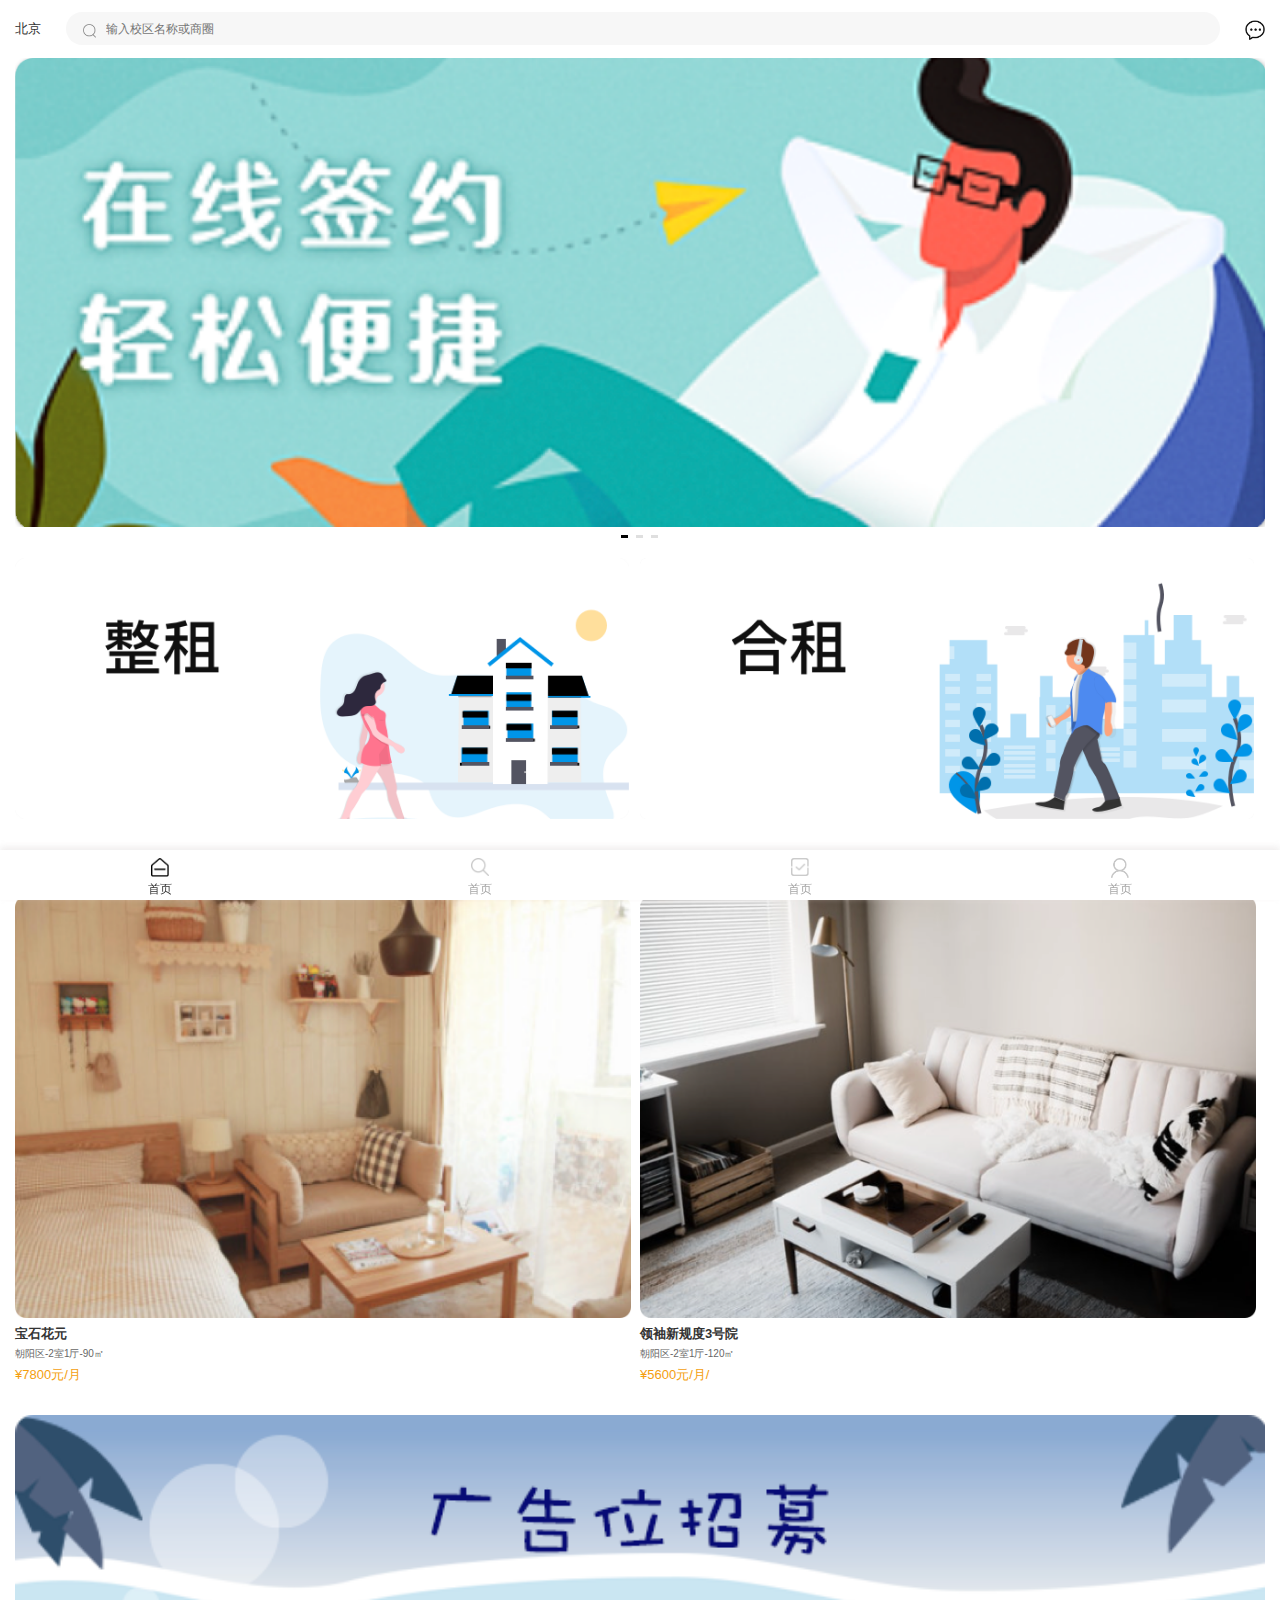
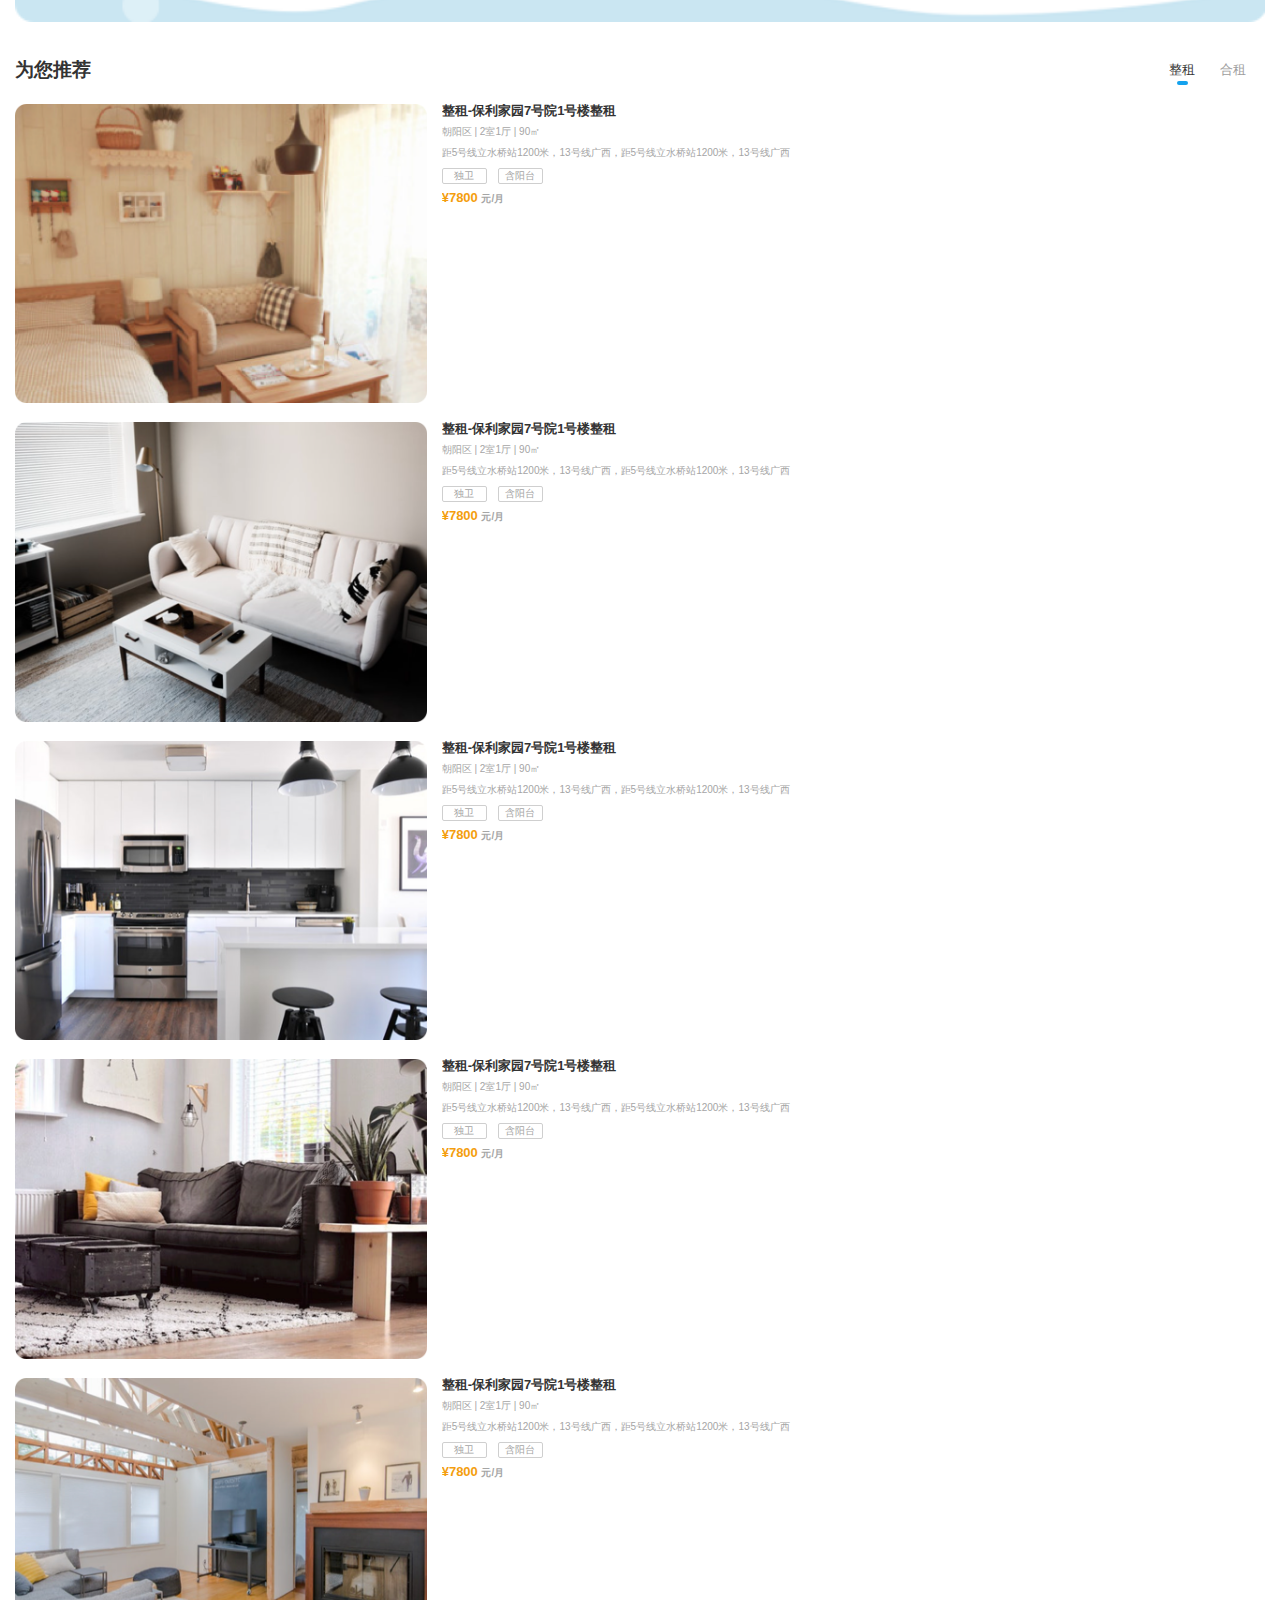
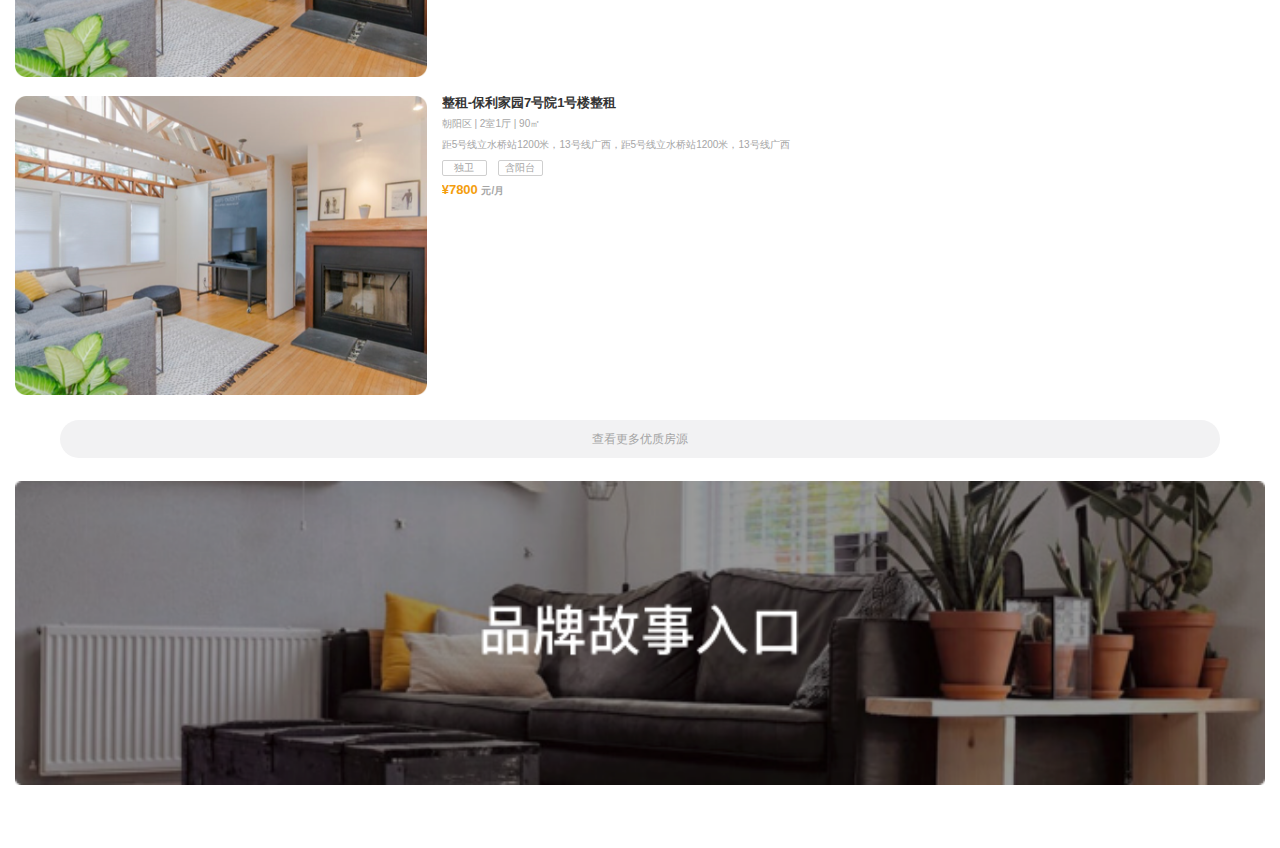
<file: index.html>
<!DOCTYPE html>
<html lang="en">

<head>
    <meta charset="UTF-8">
    <meta name="viewport" content="width=device-width, initial-scale=1.0">
    <title>租房</title>
    <meta name="description" content="">
    <meta name="keywords" content="">
    <link rel="stylesheet" href="css/base.css">
    <link rel="stylesheet" href="css/style.css">
</head>

<body>
    <!-- 头部区域 -->
    <header class="header">
        <div class="place">
            北京
        </div>
        <div class="search">
            <input type="text" placeholder="输入校区名称或商圈">
        </div>
        <div class="news">
            <img src="icons/header_news.png" alt="">
        </div>
    </header>
    <!-- 滚动区域 -->
    <div class="scroll">
        <!-- 轮播图 -->
        <div class="carousel">
            <img src="imgs/banner.png" alt="">
            <ul class="dian clearfix">
                <li class="point point_black"></li>
                <li class="point"></li>
                <li class="point"></li>
            </ul>
        </div>
        <!-- 租房方式 -->
        <div class="ways">
            <div class="items">
                <img src="icons/nav_2.png" alt="">
            </div>
            <div class="items">
                <img src="icons/nav_1.png" alt="">
            </div>
        </div>
        <!-- 超值优惠 -->
        <div class="cheap">
            <div class="project clearfix">
                <h3>超值优惠</h3>
                <img src="icons/content_icon_next.png" alt="">
            </div>
            <div class="info">
                <div class="items">
                    <img src="imgs/content_tu_home_left@2x.png" alt="">
                    <h4>宝石花元</h4>
                    <p>朝阳区-2室1厅-90㎡</p>
                    <h5>&yen;7800元/月</h5>
                </div>
                <div class="items">
                    <img src="imgs/content_tu_home_right@2x.png" alt="">
                    <h4>领袖新规度3号院</h4>
                    <p>朝阳区-2室1厅-120㎡</p>
                    <h5>&yen;5600元/月/</h5>
                </div>
            </div>
        </div>
        <!-- banner -->
        <div class="banner">
            <img src="imgs/ggwei_home.png" alt="">
        </div>
        <!-- 推荐 -->
        <div class="rcom">
            <div class="project_rcom clearfix">
                <h3>为您推荐</h3>
                <ul class="items clearfix">
                    <li class="item active">
                        <p>整租</p>
                        <div class="kuai"></div>
                    </li>
                    <li class="item">合租</li>
                </ul>
            </div>
            <div class="info_content">
                <div class="home_tu">
                    <img src="imgs/home_list_tu1@2x.png" alt="">
                </div>
                <div class="home_text">
                    <h4>整租-保利家园7号院1号楼整租</h4>
                    <p>朝阳区 | 2室1厅 | 90㎡</p>
                    <p class="line">距5号线立水桥站1200米，13号线广西，距5号线立水桥站1200米，13号线广西</p>
                    <div class="section clearfix">
                        <div class="facility">独卫</div>
                        <div class="facility">含阳台</div>
                    </div>
                    <h5>&yen;7800 <span>元/月</span></h5>
                </div>

                
            </div>
            <div class="info_content">
                <div class="home_tu">
                    <img src="imgs/home_list_tu2@2x.png" alt="">
                </div>
                <div class="home_text">
                    <h4>整租-保利家园7号院1号楼整租</h4>
                    <p>朝阳区 | 2室1厅 | 90㎡</p>
                    <p class="line">距5号线立水桥站1200米，13号线广西，距5号线立水桥站1200米，13号线广西</p>
                    <div class="section clearfix">
                        <div class="facility">独卫</div>
                        <div class="facility">含阳台</div>
                    </div>
                    <h5>&yen;7800 <span>元/月</span></h5>
                </div>

                
            </div>
            <div class="info_content">
                <div class="home_tu">
                    <img src="imgs/home_list_tu3@2x.png" alt="">
                </div>
                <div class="home_text">
                    <h4>整租-保利家园7号院1号楼整租</h4>
                    <p>朝阳区 | 2室1厅 | 90㎡</p>
                    <p class="line">距5号线立水桥站1200米，13号线广西，距5号线立水桥站1200米，13号线广西</p>
                    <div class="section clearfix">
                        <div class="facility">独卫</div>
                        <div class="facility">含阳台</div>
                    </div>
                    <h5>&yen;7800 <span>元/月</span></h5>
                </div>

                
            </div>
            <div class="info_content">
                <div class="home_tu">
                    <img src="imgs/home_list_tu4@2x.png" alt="">
                </div>
                <div class="home_text">
                    <h4>整租-保利家园7号院1号楼整租</h4>
                    <p>朝阳区 | 2室1厅 | 90㎡</p>
                    <p class="line">距5号线立水桥站1200米，13号线广西，距5号线立水桥站1200米，13号线广西</p>
                    <div class="section clearfix">
                        <div class="facility">独卫</div>
                        <div class="facility">含阳台</div>
                    </div>
                    <h5>&yen;7800 <span>元/月</span></h5>
                </div>

                
            </div>
            <div class="info_content">
                <div class="home_tu">
                    <img src="imgs/home_list_tu5@2x.png" alt="">
                </div>
                <div class="home_text">
                    <h4>整租-保利家园7号院1号楼整租</h4>
                    <p>朝阳区 | 2室1厅 | 90㎡</p>
                    <p class="line">距5号线立水桥站1200米，13号线广西，距5号线立水桥站1200米，13号线广西</p>
                    <div class="section clearfix">
                        <div class="facility">独卫</div>
                        <div class="facility">含阳台</div>
                    </div>
                    <h5>&yen;7800 <span>元/月</span></h5>
                </div>

                
            </div>
            <div class="info_content">
                <div class="home_tu">
                    <img src="imgs/home_list_tu5@2x.png" alt="">
                </div>
                <div class="home_text">
                    <h4>整租-保利家园7号院1号楼整租</h4>
                    <p>朝阳区 | 2室1厅 | 90㎡</p>
                    <p class="line">距5号线立水桥站1200米，13号线广西，距5号线立水桥站1200米，13号线广西</p>
                    <div class="section clearfix">
                        <div class="facility">独卫</div>
                        <div class="facility">含阳台</div>
                    </div>
                    <h5>&yen;7800 <span>元/月</span></h5>
                </div>

                
            </div>  
            <div class="more">
                <button>查看更多优质房源</button>
            </div>
        </div>
        <!-- 品牌故事 -->
        <div class="brand">
            <img src="imgs/gushirukou_home.png" alt="">
        </div>
    </div>
    <!-- 底部导航区域 -->
    <div class="footer">
        <ul class="items">
            <li class="item ">
                <div class="nav active">
                    
                </div>
                <p class="active">首页</p>
            </li>
            <li class="item">
                <div class="nav two">
                   
                </div>
                <p >首页</p>
            </li>
            <li class="item">
                <div class="nav three">
                   
                </div>
                <p>首页</p>
            </li>
            <li class="item">
                <div class="nav four">

                </div>
                <p>首页</p>
            </li>
        </ul>

    </div>
</body>

</html>
</file>
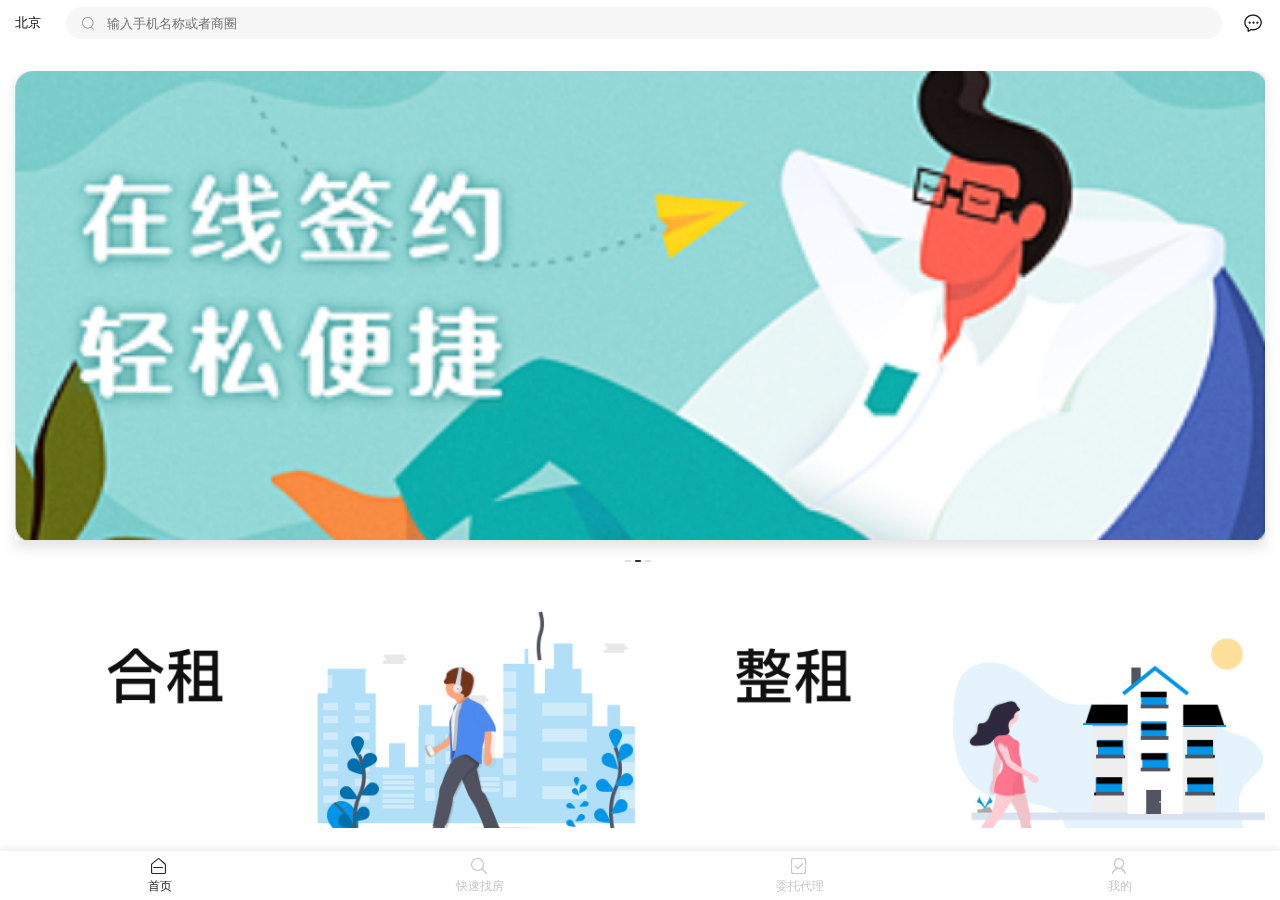
<file: 团队实战1/index/index.html>
<!DOCTYPE html>
<html lang="en">

<head>
  <meta charset="UTF-8">
  <meta name="viewport" content="width=device-width, initial-scale=1.0">
  <title>房产移动首页</title>
  <link rel="stylesheet" href="./css/normalize.css">
  <link rel="stylesheet" href="./css/style.css?_v=20200610">
  <link rel="stylesheet" href="./iconfont/iconfont.css">
</head>

<body>
  <div class="header">
    <div class="header_place">北京</div>
    <div class="header_search">
      <div class="inputBox">
        <input type="text" placeholder="输入手机名称或者商圈">
      </div>
    </div>
    <div class="header_news"></div>
  </div>
  <div class="scroll_box">
    <div class="banner">
      <div class="banner_img"><img src="./imgs/banner.png" alt=""></div>
      <div class="dot_box">
        <span class="dot"></span>
        <span class="dot active"></span>
        <span class="dot"></span>
      </div>
    </div>
    <div class="nav">
      <div class="item nav_left">
      </div>
      <div class="item nav_right">
      </div>
    </div>
    <div class="discount">
      <div class="top">
        <span class="title">超级优惠</span>
        <span class="more"></span>
      </div>
      <div class="content">
        <div class="item">
          <img src="./imgs/content_tu_home_left@2x.png" alt="">
          <div class="title">宝石花元</div>
          <div class="size">朝阳区-2室1厅-90㎡</div>
          <div class="price">¥7800元/月</div>
        </div>
        <div class="item">
          <img src="./imgs/content_tu_home_right@2x.png" alt="">
          <div class="title">领袖新规度3号院</div>
          <div class="size">朝阳区-2室1厅-120㎡</div>
          <div class="price">¥5600元/月</div>
        </div>
      </div>
    </div>
    <div class="banner_center">
      <img src="./imgs/ggwei_home.png" alt="">
    </div>
    <div class="recommend">
      <div class="recommend_top">
        <span class="title">为你推荐</span>
        <div class="rent_type">
          <span class="all">整租</span>
          <span class="notAll">合租</span>
        </div>
      </div>
      <div class="list">
        <div class="item">
          <div class="item_img">
            <img src="./imgs/home_list_tu1@2x.png" alt="">
          </div>
          <div class="item_content">
            <h3 class="title">整租-保利家园7号院1号楼整租</h3>
            <p class="adress">朝阳区 | 2室1厅 | 90㎡</p>
            <p class="detail_adress">距5号线立水桥站1200米，13号线广西，距5号线立水桥站1200米，13号线广西</p>
            <p class="advantage"><span>独卫</span><span>含阳台</span></p>
            <p class="price"><span>¥7800 </span>元/月</p>
          </div>
        </div>
        <div class="item">
          <div class="item_img">
            <img src="./imgs/home_list_tu1@2x.png" alt="">
          </div>
          <div class="item_content">
            <h3 class="title">整租-保利家园7号院1号楼整租</h3>
            <p class="adress">朝阳区 | 2室1厅 | 90㎡</p>
            <p class="detail_adress">距5号线立水桥站1200米，13号线广西，距5号线立水桥站1200米，13号线广西</p>
            <p class="advantage"><span>独卫</span><span>含阳台</span></p>
            <p class="price"><span>¥7800 </span>元/月</p>
          </div>
        </div>
        <div class="item">
          <div class="item_img">
            <img src="./imgs/home_list_tu1@2x.png" alt="">
          </div>
          <div class="item_content">
            <h3 class="title">整租-保利家园7号院1号楼整租</h3>
            <p class="adress">朝阳区 | 2室1厅 | 90㎡</p>
            <p class="detail_adress">距5号线立水桥站1200米，13号线广西，距5号线立水桥站1200米，13号线广西</p>
            <p class="advantage"><span>独卫</span><span>含阳台</span></p>
            <p class="price"><span>¥7800 </span>元/月</p>
          </div>
        </div>
        <div class="item">
          <div class="item_img">
            <img src="./imgs/home_list_tu1@2x.png" alt="">
          </div>
          <div class="item_content">
            <h3 class="title">整租-保利家园7号院1号楼整租</h3>
            <p class="adress">朝阳区 | 2室1厅 | 90㎡</p>
            <p class="detail_adress">距5号线立水桥站1200米，13号线广西，距5号线立水桥站1200米，13号线广西</p>
            <p class="advantage"><span>独卫</span><span>含阳台</span></p>
            <p class="price"><span>¥7800 </span>元/月</p>
          </div>
        </div>
        <div class="item">
          <div class="item_img">
            <img src="./imgs/home_list_tu1@2x.png" alt="">
          </div>
          <div class="item_content">
            <h3 class="title">整租-保利家园7号院1号楼整租</h3>
            <p class="adress">朝阳区 | 2室1厅 | 90㎡</p>
            <p class="detail_adress">距5号线立水桥站1200米，13号线广西，距5号线立水桥站1200米，13号线广西</p>
            <p class="advantage"><span>独卫</span><span>含阳台</span></p>
            <p class="price"><span>¥7800 </span>元/月</p>
          </div>
        </div>
        <div class="item">
          <div class="item_img">
            <img src="./imgs/home_list_tu1@2x.png" alt="">
          </div>
          <div class="item_content">
            <h3 class="title">整租-保利家园7号院1号楼整租</h3>
            <p class="adress">朝阳区 | 2室1厅 | 90㎡</p>
            <p class="detail_adress">距5号线立水桥站1200米，13号线广西，距5号线立水桥站1200米，13号线广西</p>
            <p class="advantage"><span>独卫</span><span>含阳台</span></p>
            <p class="price"><span>¥7800 </span>元/月</p>
          </div>
        </div>
      </div>

    </div>
    <div class="banner_bottom">
      <img src="./imgs/gushirukou_home.png" alt="">
    </div>
  </div>
  <div class="footer">
    <div class="item active">
      <span class="iconfont icon-home"></span>
      <span class="msg">首页</span>
    </div>
    <div class="item">
      <span class="iconfont icon-search"></span>
      <span class="msg">快速找房</span>
    </div>
    <div class="item">
      <span class="iconfont icon-agent"></span>
      <span class="msg">委托代理</span>
    </div>
    <div class="item">
      <span class="iconfont icon-my"></span>
      <span class="msg">我的</span>
    </div>
  </div>
</body>

</html>
</file>
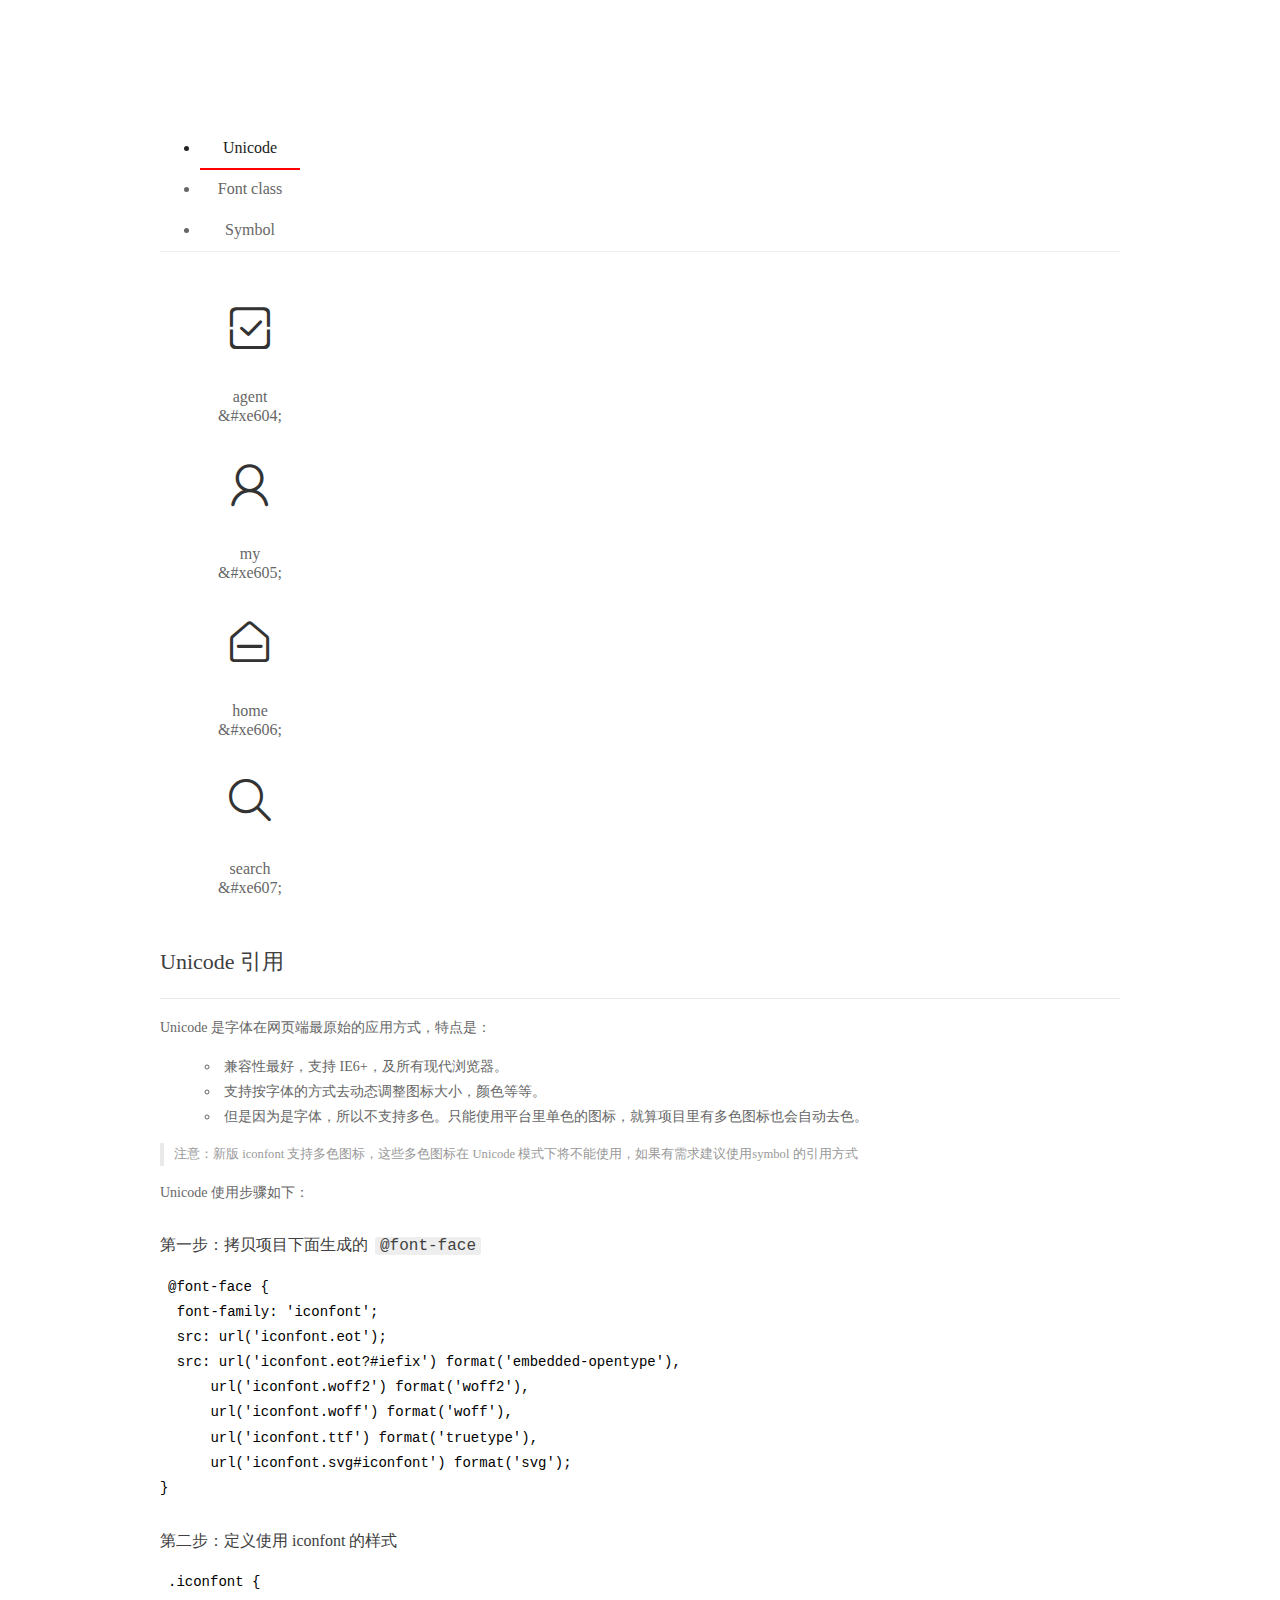
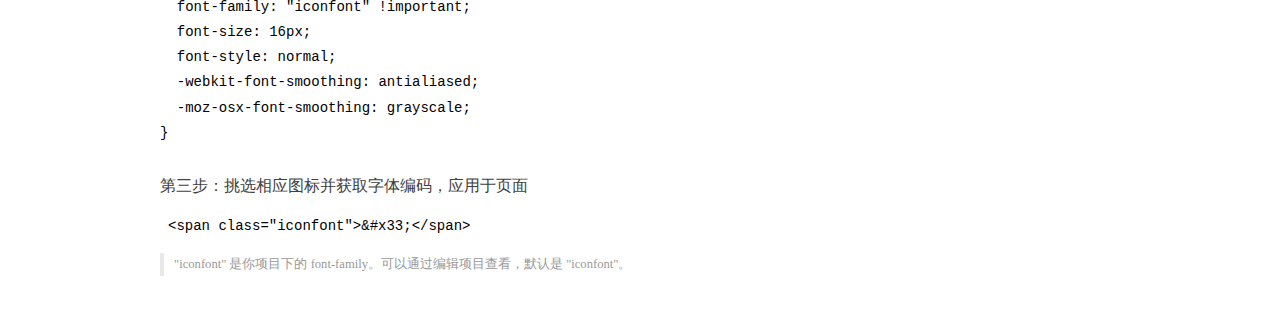
<file: 团队实战1/index/iconfont/demo_index.html>
<!DOCTYPE html>
<html>
<head>
  <meta charset="utf-8"/>
  <title>IconFont Demo</title>
  <link rel="shortcut icon" href="https://img.alicdn.com/tps/i4/TB1_oz6GVXXXXaFXpXXJDFnIXXX-64-64.ico" type="image/x-icon"/>
  <link rel="stylesheet" href="https://g.alicdn.com/thx/cube/1.3.2/cube.min.css">
  <link rel="stylesheet" href="demo.css">
  <link rel="stylesheet" href="iconfont.css">
  <script src="iconfont.js"></script>
  <!-- jQuery -->
  <script src="https://a1.alicdn.com/oss/uploads/2018/12/26/7bfddb60-08e8-11e9-9b04-53e73bb6408b.js"></script>
  <!-- 代码高亮 -->
  <script src="https://a1.alicdn.com/oss/uploads/2018/12/26/a3f714d0-08e6-11e9-8a15-ebf944d7534c.js"></script>
</head>
<body>
  <div class="main">
    <h1 class="logo"><a href="https://www.iconfont.cn/" title="iconfont 首页" target="_blank">&#xe86b;</a></h1>
    <div class="nav-tabs">
      <ul id="tabs" class="dib-box">
        <li class="dib active"><span>Unicode</span></li>
        <li class="dib"><span>Font class</span></li>
        <li class="dib"><span>Symbol</span></li>
      </ul>
      
    </div>
    <div class="tab-container">
      <div class="content unicode" style="display: block;">
          <ul class="icon_lists dib-box">
          
            <li class="dib">
              <span class="icon iconfont">&#xe604;</span>
                <div class="name">agent</div>
                <div class="code-name">&amp;#xe604;</div>
              </li>
          
            <li class="dib">
              <span class="icon iconfont">&#xe605;</span>
                <div class="name">my</div>
                <div class="code-name">&amp;#xe605;</div>
              </li>
          
            <li class="dib">
              <span class="icon iconfont">&#xe606;</span>
                <div class="name">home</div>
                <div class="code-name">&amp;#xe606;</div>
              </li>
          
            <li class="dib">
              <span class="icon iconfont">&#xe607;</span>
                <div class="name">search</div>
                <div class="code-name">&amp;#xe607;</div>
              </li>
          
          </ul>
          <div class="article markdown">
          <h2 id="unicode-">Unicode 引用</h2>
          <hr>

          <p>Unicode 是字体在网页端最原始的应用方式，特点是：</p>
          <ul>
            <li>兼容性最好，支持 IE6+，及所有现代浏览器。</li>
            <li>支持按字体的方式去动态调整图标大小，颜色等等。</li>
            <li>但是因为是字体，所以不支持多色。只能使用平台里单色的图标，就算项目里有多色图标也会自动去色。</li>
          </ul>
          <blockquote>
            <p>注意：新版 iconfont 支持多色图标，这些多色图标在 Unicode 模式下将不能使用，如果有需求建议使用symbol 的引用方式</p>
          </blockquote>
          <p>Unicode 使用步骤如下：</p>
          <h3 id="-font-face">第一步：拷贝项目下面生成的 <code>@font-face</code></h3>
<pre><code class="language-css"
>@font-face {
  font-family: 'iconfont';
  src: url('iconfont.eot');
  src: url('iconfont.eot?#iefix') format('embedded-opentype'),
      url('iconfont.woff2') format('woff2'),
      url('iconfont.woff') format('woff'),
      url('iconfont.ttf') format('truetype'),
      url('iconfont.svg#iconfont') format('svg');
}
</code></pre>
          <h3 id="-iconfont-">第二步：定义使用 iconfont 的样式</h3>
<pre><code class="language-css"
>.iconfont {
  font-family: "iconfont" !important;
  font-size: 16px;
  font-style: normal;
  -webkit-font-smoothing: antialiased;
  -moz-osx-font-smoothing: grayscale;
}
</code></pre>
          <h3 id="-">第三步：挑选相应图标并获取字体编码，应用于页面</h3>
<pre>
<code class="language-html"
>&lt;span class="iconfont"&gt;&amp;#x33;&lt;/span&gt;
</code></pre>
          <blockquote>
            <p>"iconfont" 是你项目下的 font-family。可以通过编辑项目查看，默认是 "iconfont"。</p>
          </blockquote>
          </div>
      </div>
      <div class="content font-class">
        <ul class="icon_lists dib-box">
          
          <li class="dib">
            <span class="icon iconfont icon-agent"></span>
            <div class="name">
              agent
            </div>
            <div class="code-name">.icon-agent
            </div>
          </li>
          
          <li class="dib">
            <span class="icon iconfont icon-my"></span>
            <div class="name">
              my
            </div>
            <div class="code-name">.icon-my
            </div>
          </li>
          
          <li class="dib">
            <span class="icon iconfont icon-home"></span>
            <div class="name">
              home
            </div>
            <div class="code-name">.icon-home
            </div>
          </li>
          
          <li class="dib">
            <span class="icon iconfont icon-search"></span>
            <div class="name">
              search
            </div>
            <div class="code-name">.icon-search
            </div>
          </li>
          
        </ul>
        <div class="article markdown">
        <h2 id="font-class-">font-class 引用</h2>
        <hr>

        <p>font-class 是 Unicode 使用方式的一种变种，主要是解决 Unicode 书写不直观，语意不明确的问题。</p>
        <p>与 Unicode 使用方式相比，具有如下特点：</p>
        <ul>
          <li>兼容性良好，支持 IE8+，及所有现代浏览器。</li>
          <li>相比于 Unicode 语意明确，书写更直观。可以很容易分辨这个 icon 是什么。</li>
          <li>因为使用 class 来定义图标，所以当要替换图标时，只需要修改 class 里面的 Unicode 引用。</li>
          <li>不过因为本质上还是使用的字体，所以多色图标还是不支持的。</li>
        </ul>
        <p>使用步骤如下：</p>
        <h3 id="-fontclass-">第一步：引入项目下面生成的 fontclass 代码：</h3>
<pre><code class="language-html">&lt;link rel="stylesheet" href="./iconfont.css"&gt;
</code></pre>
        <h3 id="-">第二步：挑选相应图标并获取类名，应用于页面：</h3>
<pre><code class="language-html">&lt;span class="iconfont icon-xxx"&gt;&lt;/span&gt;
</code></pre>
        <blockquote>
          <p>"
            iconfont" 是你项目下的 font-family。可以通过编辑项目查看，默认是 "iconfont"。</p>
        </blockquote>
      </div>
      </div>
      <div class="content symbol">
          <ul class="icon_lists dib-box">
          
            <li class="dib">
                <svg class="icon svg-icon" aria-hidden="true">
                  <use xlink:href="#icon-agent"></use>
                </svg>
                <div class="name">agent</div>
                <div class="code-name">#icon-agent</div>
            </li>
          
            <li class="dib">
                <svg class="icon svg-icon" aria-hidden="true">
                  <use xlink:href="#icon-my"></use>
                </svg>
                <div class="name">my</div>
                <div class="code-name">#icon-my</div>
            </li>
          
            <li class="dib">
                <svg class="icon svg-icon" aria-hidden="true">
                  <use xlink:href="#icon-home"></use>
                </svg>
                <div class="name">home</div>
                <div class="code-name">#icon-home</div>
            </li>
          
            <li class="dib">
                <svg class="icon svg-icon" aria-hidden="true">
                  <use xlink:href="#icon-search"></use>
                </svg>
                <div class="name">search</div>
                <div class="code-name">#icon-search</div>
            </li>
          
          </ul>
          <div class="article markdown">
          <h2 id="symbol-">Symbol 引用</h2>
          <hr>

          <p>这是一种全新的使用方式，应该说这才是未来的主流，也是平台目前推荐的用法。相关介绍可以参考这篇<a href="">文章</a>
            这种用法其实是做了一个 SVG 的集合，与另外两种相比具有如下特点：</p>
          <ul>
            <li>支持多色图标了，不再受单色限制。</li>
            <li>通过一些技巧，支持像字体那样，通过 <code>font-size</code>, <code>color</code> 来调整样式。</li>
            <li>兼容性较差，支持 IE9+，及现代浏览器。</li>
            <li>浏览器渲染 SVG 的性能一般，还不如 png。</li>
          </ul>
          <p>使用步骤如下：</p>
          <h3 id="-symbol-">第一步：引入项目下面生成的 symbol 代码：</h3>
<pre><code class="language-html">&lt;script src="./iconfont.js"&gt;&lt;/script&gt;
</code></pre>
          <h3 id="-css-">第二步：加入通用 CSS 代码（引入一次就行）：</h3>
<pre><code class="language-html">&lt;style&gt;
.icon {
  width: 1em;
  height: 1em;
  vertical-align: -0.15em;
  fill: currentColor;
  overflow: hidden;
}
&lt;/style&gt;
</code></pre>
          <h3 id="-">第三步：挑选相应图标并获取类名，应用于页面：</h3>
<pre><code class="language-html">&lt;svg class="icon" aria-hidden="true"&gt;
  &lt;use xlink:href="#icon-xxx"&gt;&lt;/use&gt;
&lt;/svg&gt;
</code></pre>
          </div>
      </div>

    </div>
  </div>
  <script>
  $(document).ready(function () {
      $('.tab-container .content:first').show()

      $('#tabs li').click(function (e) {
        var tabContent = $('.tab-container .content')
        var index = $(this).index()

        if ($(this).hasClass('active')) {
          return
        } else {
          $('#tabs li').removeClass('active')
          $(this).addClass('active')

          tabContent.hide().eq(index).fadeIn()
        }
      })
    })
  </script>
</body>
</html>
</file>
<file: css/base.css>
* {
    /* 清除所有标签内外边距 */
    padding: 0;
    margin: 0;
    /* css3盒子模型 解决内边距 边框对盒子大小的影响 */
    box-sizing: border-box;
}
/* 左浮动类选择器 */
.fl {
    float: left;
}
/* 右浮动类选择器 */
.fr {
    float: right;
}
/* 清除列表前的小圆点 */
li {
    list-style: none;
}

a {
/* 清除超链接的下划线*/
    text-decoration: none;
    color: #666666;
}

img {
    /* border 0 照顾低版本浏览器 如果 图片外面包含了链接会有边框的问题 */
    border: 0;
    /* 取消图片底侧有空白缝隙的问题 */
    vertical-align: middle;
}
em,
i {
    font-style: normal;
}
button {
    /* 鼠标变小手 */
    cursor: pointer;
}
/* 清除浮动造成的影响 */
.clearfix::after {
    content: '.';
    height: 0;
    display: block;
    visibility: hidden;
    clear: both;
}
.clearfix {
    *zoom: 1;
}
/* 隐藏元素选择器 */
.hide,
.none {
    display: none;
}
body {
    /* CSS3 抗锯齿形 让文字显示的更加清晰 */
    -webkit-font-smoothing: antialiased;
    background-color: #fff;
    font: 12px/1.5 Microsoft YaHei, Heiti SC, tahoma, arial, Hiragino Sans GB, "\5B8B\4F53", sans-serif;
    color: #666;
}
button,
input {
    /* "\5B8B\4F53" 就是宋体的意思 这样浏览器兼容性比较好 */
    font-family: Microsoft YaHei, Heiti SC, tahoma, arial, Hiragino Sans GB, "\5B8B\4F53", sans-serif;
    /* 默认有灰色边框我们需要手动去掉 */
    border: 0; 
    outline: none;
}
</file>
<file: css/style.css>
.header {
  position: fixed;
  top: 0;
  width: 100%;
  background-color: #fff;
  display: flex;
  height: 57px;
  line-height: 34px;
  padding: 0 15px;
  padding-top: 12px;
}
.header .place {
  width: 26px;
  font-size: 13px;
  color: #333333;
}
.header .search {
  flex: 1;
  height: 34px;
  margin: 0 25px;
}
.header .search input {
  width: 100%;
  padding: 9px 40px;
  background: #f7f7f7 url(../icons/header_search.png) no-repeat 17px 12px;
  background-size: 13px;
  border-radius: 17px;
}
.header .search input::placeholder {
  font-size: 12px;
}
.header .news {
  width: 20px;
}
.header .news img {
  width: 100%;
}
.scroll {
  margin-top: 58px;
}
.carousel {
  padding: 0 15px;
}
.carousel img {
  width: 100%;
}
.carousel .dian {
  width: 46px;
  margin: 8px auto;
}
.carousel .dian .point {
  float: left;
  width: 7px;
  height: 3px;
  margin: 0 4px;
  background-color: #dfdfdf;
}
.carousel .dian .point_black {
  background-color: black;
}
.ways {
  display: flex;
  margin-top: 20px;
  padding: 0 15px;
}
.ways .items {
  flex: 1;
  margin-right: 11px;
}
.ways .items img {
  width: 100%;
}
.cheap {
  margin-top: 39px;
  padding: 0  15px;
}
.cheap .project {
  line-height: 21px;
}
.cheap .project h3 {
  float: left;
  font-size: 19px;
  color: #333333;
}
.cheap .project img {
  float: right;
  width: 8px;
}
.cheap .info {
  display: flex;
  margin-top: 17px;
}
.cheap .info .items {
  flex: 1;
  margin-right: 9px;
}
.cheap .info .items img {
  width: 100%;
}
.cheap .info .items h4 {
  margin-top: 6px;
  font-size: 13px;
  color: #333333;
}
.cheap .info .items p {
  margin-top: 3px;
  font-size: 10px;
}
.cheap .info .items h5 {
  margin-top: 4px;
  font-size: 13px;
  font-weight: 400;
  color: #f49e0e;
}
.banner {
  margin-top: 30px;
  padding: 0 15px;
}
.banner img {
  width: 100%;
}
.rcom {
  margin-top: 37px;
  padding: 0 15px;
}
.rcom .project_rcom {
  line-height: 22px;
}
.rcom .project_rcom h3 {
  float: left;
  font-size: 19px;
  color: #333333;
}
.rcom .project_rcom .items {
  float: right;
  margin-right: 19px;
}
.rcom .project_rcom .items .item {
  float: left;
  margin-left: 25px;
  font-size: 13px;
  color: #9d9d9d;
}
.rcom .project_rcom .items .item.active {
  color: #333333;
}
.rcom .project_rcom .items .item .kuai {
  width: 11px;
  height: 4px;
  background-color: #14a2ee;
  margin: 0 auto;
  border-radius: 2px;
}
.rcom .info_content {
  display: flex;
  margin-top: 19px;
}
.rcom .info_content .home_tu {
  flex: 1;
  margin-right: 15px;
}
.rcom .info_content .home_tu img {
  width: 100%;
}
.rcom .info_content .home_text {
  flex: 2;
  overflow: hidden;
}
.rcom .info_content .home_text h4 {
  font-size: 13px;
  line-height: 14px;
  color: #333333;
}
.rcom .info_content .home_text p {
  margin-top: 6px;
  font-size: 10px;
  color: #a5a5a5;
}
.rcom .info_content .home_text .line {
  width: 100%;
  white-space: nowrap;
  /* 2.溢出的部分隐藏起来 */
  overflow: hidden;
  /* 3. 文字溢出的时候用省略号来显示 */
  text-overflow: ellipsis;
}
.rcom .info_content .home_text .section {
  margin-top: 8px;
}
.rcom .info_content .home_text .section .facility {
  float: left;
  width: 45px;
  height: 16px;
  line-height: 14px;
  text-align: center;
  border: 1px solid #cfcfcf;
  margin-right: 11px;
  font-size: 10px;
  color: #a5a5a5;
  border-radius: 2px;
}
.rcom .info_content .home_text h5 {
  margin-top: 4px;
  font-size: 13px;
  color: #f49e0e;
}
.rcom .info_content .home_text h5 span {
  font-size: 10px;
  color: #a5a5a5;
}
.rcom .more {
  display: flex;
  margin-top: 25px;
}
.rcom .more button {
  flex: 1;
  height: 38px;
  background-color: #f2f2f3;
  margin: 0 45px;
  font-size: 12px;
  color: #a5a5a5;
  border-radius: 19px;
}
.brand {
  margin-top: 23px;
  margin-bottom: 63px;
  padding: 0 15px;
}
.brand img {
  width: 100%;
}
.footer {
  position: fixed;
  bottom: 0;
  width: 100%;
  height: 50px;
  background-color: #fff;
  padding-top: 8px;
  box-shadow: 0px -3px 6px 0px rgba(236, 234, 234, 0.8);
}
.footer .items {
  display: flex;
}
.footer .items .item {
  flex: 1;
  height: 50px;
  display: flex;
  padding-bottom: 7px;
  flex-direction: column;
  align-items: center;
}
.footer .items .item .nav {
  flex: 1;
  width: 18px;
  background-image: url(../icons/footer_1_default.png);
  background-repeat: no-repeat;
  background-size: 18px;
}
.footer .items .item .nav.active {
  flex: 1;
  width: 18px;
  background: url(../icons/footer_1.png) no-repeat;
  background-size: 18px;
}
.footer .items .item p {
  flex: 1;
  color: #a5a5a5;
}
.footer .items .item p.active {
  color: #333333;
}
.footer .items .item .two {
  background-image: url(../icons/footer_2_default.png);
}
.footer .items .item .three {
  background-image: url(../icons/footer_3_default.png);
}
.footer .items .item .four {
  background-image: url(../icons/footer_4_default.png);
}
</file>
<file: 团队实战1/index/css/style.css>
.header {
  position: fixed;
  top: 0;
  width: 100%;
  height: 46px;
  display: flex;
}
.header .header_place {
  width: 66px;
  height: 46px;
  padding-left: 15px;
  line-height: 46px;
  color: #101010;
  font-size: 13px;
}
.header .header_search {
  flex: 1;
  display: flex;
  align-items: center;
}
.header .header_search .inputBox {
  width: 100%;
  height: 32px;
  padding-left: 39px;
  padding-top: 6px;
  background: url('../icons/header_search.png') no-repeat;
  background-size: 12px 13px;
  background-position: 16px center;
  background-color: #f7f7f7;
  border-radius: 16px;
}
.header .header_search .inputBox input::-webkit-input-placeholder {
  font-size: 13px;
}
.header .header_news {
  width: 58px;
  height: 46px;
  background: url('../icons/header_news.png') no-repeat;
  background-size: 18px 18px;
  background-position: 22px center;
}
.scroll_box {
  position: fixed;
  top: 46px;
  bottom: 49px;
  width: 100%;
  overflow-y: auto;
  -webkit-overflow-scrolling: touch;
  padding: 15px;
}
.scroll_box .banner {
  margin-top: 10px;
}
.scroll_box .banner .banner_img {
  box-shadow: 0 8px 12px 0 #e5e5e5;
}
.scroll_box .banner .dot_box {
  margin-top: 20px;
  display: flex;
  justify-content: center;
}
.scroll_box .banner .dot_box .dot {
  width: 6px;
  height: 2px;
  margin-right: 4px;
  background: url('../icons/lunbo_default.png') no-repeat;
  background-size: 100%;
}
.scroll_box .banner .dot_box .dot.active {
  background-image: url('../icons/lunbo_active.png');
}
.scroll_box .nav {
  margin-top: 24px;
  display: flex;
  justify-content: space-between;
}
.scroll_box .nav .item {
  width: calc((100% - 10px)/2);
  height: 18.9333vw;
  background-size: 100%;
  background-repeat: no-repeat;
}
.scroll_box .nav .item.nav_left {
  background-image: url('../icons/nav_1.png');
}
.scroll_box .nav .item.nav_right {
  background-image: url('../icons/nav_2.png');
}
.scroll_box .discount {
  margin-top: 20px;
}
.scroll_box .discount .top {
  height: 26px;
  display: flex;
  justify-content: space-between;
  align-items: center;
}
.scroll_box .discount .top .title {
  font-size: 19px;
  color: #101010;
  font-weight: 600;
}
.scroll_box .discount .top .more {
  width: 8px;
  height: 14px;
  background: url(../icons/content_icon_next.png);
  background-repeat: no-repeat;
  background-size: 100%;
}
.scroll_box .discount .content {
  margin-top: 20px;
  display: flex;
  justify-content: space-between;
  flex-wrap: wrap;
}
.scroll_box .discount .content .item {
  width: 50%;
  margin-bottom: 20px;
}
.scroll_box .discount .content .item:nth-of-type(2n+1) {
  padding-right: 5px;
}
.scroll_box .discount .content .item:nth-of-type(2n) {
  padding-left: 5px;
}
.scroll_box .discount .content .item .title {
  margin-top: 10px;
  font-size: 14px;
  color: #101010;
}
.scroll_box .discount .content .item .size {
  margin-top: 8px;
  font-size: 11px;
  color: #999999;
}
.scroll_box .discount .content .item .price {
  margin-top: 10px;
  font-size: 13px;
  color: #f39800;
}
.scroll_box .recommend {
  margin-top: 20px;
}
.scroll_box .recommend .recommend_top {
  height: 26px;
  display: flex;
  justify-content: space-between;
  align-items: center;
}
.scroll_box .recommend .recommend_top .title {
  font-size: 19px;
  color: #101010;
  font-weight: 600;
}
.scroll_box .recommend .recommend_top .rent_type {
  color: #999999;
  font-size: 13px;
}
.scroll_box .recommend .recommend_top .rent_type .notAll {
  margin-left: 20px;
}
.scroll_box .recommend .list {
  margin-top: 20px;
}
.scroll_box .recommend .list .item {
  margin-bottom: 24px;
  display: flex;
}
.scroll_box .recommend .list .item_img {
  flex: 1;
  margin-right: 15px;
}
.scroll_box .recommend .list .item_content {
  flex: 2;
  overflow: hidden;
}
.scroll_box .recommend .list .item_content .title {
  padding: 0;
  margin: 0;
  font-size: 14px;
  color: #101010;
}
.scroll_box .recommend .list .item_content .adress {
  margin-top: 8px;
  color: #999999;
  font-size: 11px;
}
.scroll_box .recommend .list .item_content .detail_adress {
  margin-top: 8px;
  color: #999999;
  font-size: 11px;
  overflow: hidden;
  text-overflow: ellipsis;
  white-space: nowrap;
}
.scroll_box .recommend .list .item_content .advantage {
  margin-top: 8px;
}
.scroll_box .recommend .list .item_content .advantage span {
  margin-right: 12px;
  font-size: 11px;
  padding: 2px 12px;
  border-radius: 4px;
  border: 1px solid #cfcfcf;
}
.scroll_box .recommend .list .item_content .price {
  margin-top: 8px;
  color: #F39800;
  font-size: 12px;
}
.scroll_box .recommend .list .item_content .price span {
  font-weight: 700;
  font-size: 14px;
}
.footer {
  position: fixed;
  bottom: 0;
  width: 100%;
  height: 49px;
  display: flex;
  box-shadow: 0px -3px 6px 0px rgba(236, 234, 234, 0.8);
}
.footer .item {
  flex: 1;
  display: flex;
  flex-direction: column;
  justify-content: center;
  align-items: center;
  color: #C7C7C7;
}
.footer .item .iconfont {
  width: 18px;
  height: 19px;
}
.footer .item .msg {
  margin-top: 4px;
  font-size: 12px;
}
.footer .item.active {
  color: #242424;
}
</file>
<file: 团队实战1/index/iconfont/iconfont.css>
@font-face {font-family: "iconfont";
  src: url('iconfont.eot?t=1591754277751'); /* IE9 */
  src: url('iconfont.eot?t=1591754277751#iefix') format('embedded-opentype'), /* IE6-IE8 */
  url('[data-uri]') format('woff2'),
  url('iconfont.woff?t=1591754277751') format('woff'),
  url('iconfont.ttf?t=1591754277751') format('truetype'), /* chrome, firefox, opera, Safari, Android, iOS 4.2+ */
  url('iconfont.svg?t=1591754277751#iconfont') format('svg'); /* iOS 4.1- */
}

.iconfont {
  font-family: "iconfont" !important;
  font-size: 16px;
  font-style: normal;
  -webkit-font-smoothing: antialiased;
  -moz-osx-font-smoothing: grayscale;
}

.icon-agent:before {
  content: "\e604";
}

.icon-my:before {
  content: "\e605";
}

.icon-home:before {
  content: "\e606";
}

.icon-search:before {
  content: "\e607";
}
</file>
<file: 团队实战1/index/iconfont/demo.css>
/* Logo 字体 */
@font-face {
  font-family: "iconfont logo";
  src: url('https://at.alicdn.com/t/font_985780_km7mi63cihi.eot?t=1545807318834');
  src: url('https://at.alicdn.com/t/font_985780_km7mi63cihi.eot?t=1545807318834#iefix') format('embedded-opentype'),
    url('https://at.alicdn.com/t/font_985780_km7mi63cihi.woff?t=1545807318834') format('woff'),
    url('https://at.alicdn.com/t/font_985780_km7mi63cihi.ttf?t=1545807318834') format('truetype'),
    url('https://at.alicdn.com/t/font_985780_km7mi63cihi.svg?t=1545807318834#iconfont') format('svg');
}

.logo {
  font-family: "iconfont logo";
  font-size: 160px;
  font-style: normal;
  -webkit-font-smoothing: antialiased;
  -moz-osx-font-smoothing: grayscale;
}

/* tabs */
.nav-tabs {
  position: relative;
}

.nav-tabs .nav-more {
  position: absolute;
  right: 0;
  bottom: 0;
  height: 42px;
  line-height: 42px;
  color: #666;
}

#tabs {
  border-bottom: 1px solid #eee;
}

#tabs li {
  cursor: pointer;
  width: 100px;
  height: 40px;
  line-height: 40px;
  text-align: center;
  font-size: 16px;
  border-bottom: 2px solid transparent;
  position: relative;
  z-index: 1;
  margin-bottom: -1px;
  color: #666;
}


#tabs .active {
  border-bottom-color: #f00;
  color: #222;
}

.tab-container .content {
  display: none;
}

/* 页面布局 */
.main {
  padding: 30px 100px;
  width: 960px;
  margin: 0 auto;
}

.main .logo {
  color: #333;
  text-align: left;
  margin-bottom: 30px;
  line-height: 1;
  height: 110px;
  margin-top: -50px;
  overflow: hidden;
  *zoom: 1;
}

.main .logo a {
  font-size: 160px;
  color: #333;
}

.helps {
  margin-top: 40px;
}

.helps pre {
  padding: 20px;
  margin: 10px 0;
  border: solid 1px #e7e1cd;
  background-color: #fffdef;
  overflow: auto;
}

.icon_lists {
  width: 100% !important;
  overflow: hidden;
  *zoom: 1;
}

.icon_lists li {
  width: 100px;
  margin-bottom: 10px;
  margin-right: 20px;
  text-align: center;
  list-style: none !important;
  cursor: default;
}

.icon_lists li .code-name {
  line-height: 1.2;
}

.icon_lists .icon {
  display: block;
  height: 100px;
  line-height: 100px;
  font-size: 42px;
  margin: 10px auto;
  color: #333;
  -webkit-transition: font-size 0.25s linear, width 0.25s linear;
  -moz-transition: font-size 0.25s linear, width 0.25s linear;
  transition: font-size 0.25s linear, width 0.25s linear;
}

.icon_lists .icon:hover {
  font-size: 100px;
}

.icon_lists .svg-icon {
  /* 通过设置 font-size 来改变图标大小 */
  width: 1em;
  /* 图标和文字相邻时，垂直对齐 */
  vertical-align: -0.15em;
  /* 通过设置 color 来改变 SVG 的颜色/fill */
  fill: currentColor;
  /* path 和 stroke 溢出 viewBox 部分在 IE 下会显示
      normalize.css 中也包含这行 */
  overflow: hidden;
}

.icon_lists li .name,
.icon_lists li .code-name {
  color: #666;
}

/* markdown 样式 */
.markdown {
  color: #666;
  font-size: 14px;
  line-height: 1.8;
}

.highlight {
  line-height: 1.5;
}

.markdown img {
  vertical-align: middle;
  max-width: 100%;
}

.markdown h1 {
  color: #404040;
  font-weight: 500;
  line-height: 40px;
  margin-bottom: 24px;
}

.markdown h2,
.markdown h3,
.markdown h4,
.markdown h5,
.markdown h6 {
  color: #404040;
  margin: 1.6em 0 0.6em 0;
  font-weight: 500;
  clear: both;
}

.markdown h1 {
  font-size: 28px;
}

.markdown h2 {
  font-size: 22px;
}

.markdown h3 {
  font-size: 16px;
}

.markdown h4 {
  font-size: 14px;
}

.markdown h5 {
  font-size: 12px;
}

.markdown h6 {
  font-size: 12px;
}

.markdown hr {
  height: 1px;
  border: 0;
  background: #e9e9e9;
  margin: 16px 0;
  clear: both;
}

.markdown p {
  margin: 1em 0;
}

.markdown>p,
.markdown>blockquote,
.markdown>.highlight,
.markdown>ol,
.markdown>ul {
  width: 80%;
}

.markdown ul>li {
  list-style: circle;
}

.markdown>ul li,
.markdown blockquote ul>li {
  margin-left: 20px;
  padding-left: 4px;
}

.markdown>ul li p,
.markdown>ol li p {
  margin: 0.6em 0;
}

.markdown ol>li {
  list-style: decimal;
}

.markdown>ol li,
.markdown blockquote ol>li {
  margin-left: 20px;
  padding-left: 4px;
}

.markdown code {
  margin: 0 3px;
  padding: 0 5px;
  background: #eee;
  border-radius: 3px;
}

.markdown strong,
.markdown b {
  font-weight: 600;
}

.markdown>table {
  border-collapse: collapse;
  border-spacing: 0px;
  empty-cells: show;
  border: 1px solid #e9e9e9;
  width: 95%;
  margin-bottom: 24px;
}

.markdown>table th {
  white-space: nowrap;
  color: #333;
  font-weight: 600;
}

.markdown>table th,
.markdown>table td {
  border: 1px solid #e9e9e9;
  padding: 8px 16px;
  text-align: left;
}

.markdown>table th {
  background: #F7F7F7;
}

.markdown blockquote {
  font-size: 90%;
  color: #999;
  border-left: 4px solid #e9e9e9;
  padding-left: 0.8em;
  margin: 1em 0;
}

.markdown blockquote p {
  margin: 0;
}

.markdown .anchor {
  opacity: 0;
  transition: opacity 0.3s ease;
  margin-left: 8px;
}

.markdown .waiting {
  color: #ccc;
}

.markdown h1:hover .anchor,
.markdown h2:hover .anchor,
.markdown h3:hover .anchor,
.markdown h4:hover .anchor,
.markdown h5:hover .anchor,
.markdown h6:hover .anchor {
  opacity: 1;
  display: inline-block;
}

.markdown>br,
.markdown>p>br {
  clear: both;
}


.hljs {
  display: block;
  background: white;
  padding: 0.5em;
  color: #333333;
  overflow-x: auto;
}

.hljs-comment,
.hljs-meta {
  color: #969896;
}

.hljs-string,
.hljs-variable,
.hljs-template-variable,
.hljs-strong,
.hljs-emphasis,
.hljs-quote {
  color: #df5000;
}

.hljs-keyword,
.hljs-selector-tag,
.hljs-type {
  color: #a71d5d;
}

.hljs-literal,
.hljs-symbol,
.hljs-bullet,
.hljs-attribute {
  color: #0086b3;
}

.hljs-section,
.hljs-name {
  color: #63a35c;
}

.hljs-tag {
  color: #333333;
}

.hljs-title,
.hljs-attr,
.hljs-selector-id,
.hljs-selector-class,
.hljs-selector-attr,
.hljs-selector-pseudo {
  color: #795da3;
}

.hljs-addition {
  color: #55a532;
  background-color: #eaffea;
}

.hljs-deletion {
  color: #bd2c00;
  background-color: #ffecec;
}

.hljs-link {
  text-decoration: underline;
}

/* 代码高亮 */
/* PrismJS 1.15.0
https://prismjs.com/download.html#themes=prism&languages=markup+css+clike+javascript */
/**
 * prism.js default theme for JavaScript, CSS and HTML
 * Based on dabblet (http://dabblet.com)
 * @author Lea Verou
 */
code[class*="language-"],
pre[class*="language-"] {
  color: black;
  background: none;
  text-shadow: 0 1px white;
  font-family: Consolas, Monaco, 'Andale Mono', 'Ubuntu Mono', monospace;
  text-align: left;
  white-space: pre;
  word-spacing: normal;
  word-break: normal;
  word-wrap: normal;
  line-height: 1.5;

  -moz-tab-size: 4;
  -o-tab-size: 4;
  tab-size: 4;

  -webkit-hyphens: none;
  -moz-hyphens: none;
  -ms-hyphens: none;
  hyphens: none;
}

pre[class*="language-"]::-moz-selection,
pre[class*="language-"] ::-moz-selection,
code[class*="language-"]::-moz-selection,
code[class*="language-"] ::-moz-selection {
  text-shadow: none;
  background: #b3d4fc;
}

pre[class*="language-"]::selection,
pre[class*="language-"] ::selection,
code[class*="language-"]::selection,
code[class*="language-"] ::selection {
  text-shadow: none;
  background: #b3d4fc;
}

@media print {

  code[class*="language-"],
  pre[class*="language-"] {
    text-shadow: none;
  }
}

/* Code blocks */
pre[class*="language-"] {
  padding: 1em;
  margin: .5em 0;
  overflow: auto;
}

:not(pre)>code[class*="language-"],
pre[class*="language-"] {
  background: #f5f2f0;
}

/* Inline code */
:not(pre)>code[class*="language-"] {
  padding: .1em;
  border-radius: .3em;
  white-space: normal;
}

.token.comment,
.token.prolog,
.token.doctype,
.token.cdata {
  color: slategray;
}

.token.punctuation {
  color: #999;
}

.namespace {
  opacity: .7;
}

.token.property,
.token.tag,
.token.boolean,
.token.number,
.token.constant,
.token.symbol,
.token.deleted {
  color: #905;
}

.token.selector,
.token.attr-name,
.token.string,
.token.char,
.token.builtin,
.token.inserted {
  color: #690;
}

.token.operator,
.token.entity,
.token.url,
.language-css .token.string,
.style .token.string {
  color: #9a6e3a;
  background: hsla(0, 0%, 100%, .5);
}

.token.atrule,
.token.attr-value,
.token.keyword {
  color: #07a;
}

.token.function,
.token.class-name {
  color: #DD4A68;
}

.token.regex,
.token.important,
.token.variable {
  color: #e90;
}

.token.important,
.token.bold {
  font-weight: bold;
}

.token.italic {
  font-style: italic;
}

.token.entity {
  cursor: help;
}
</file>
